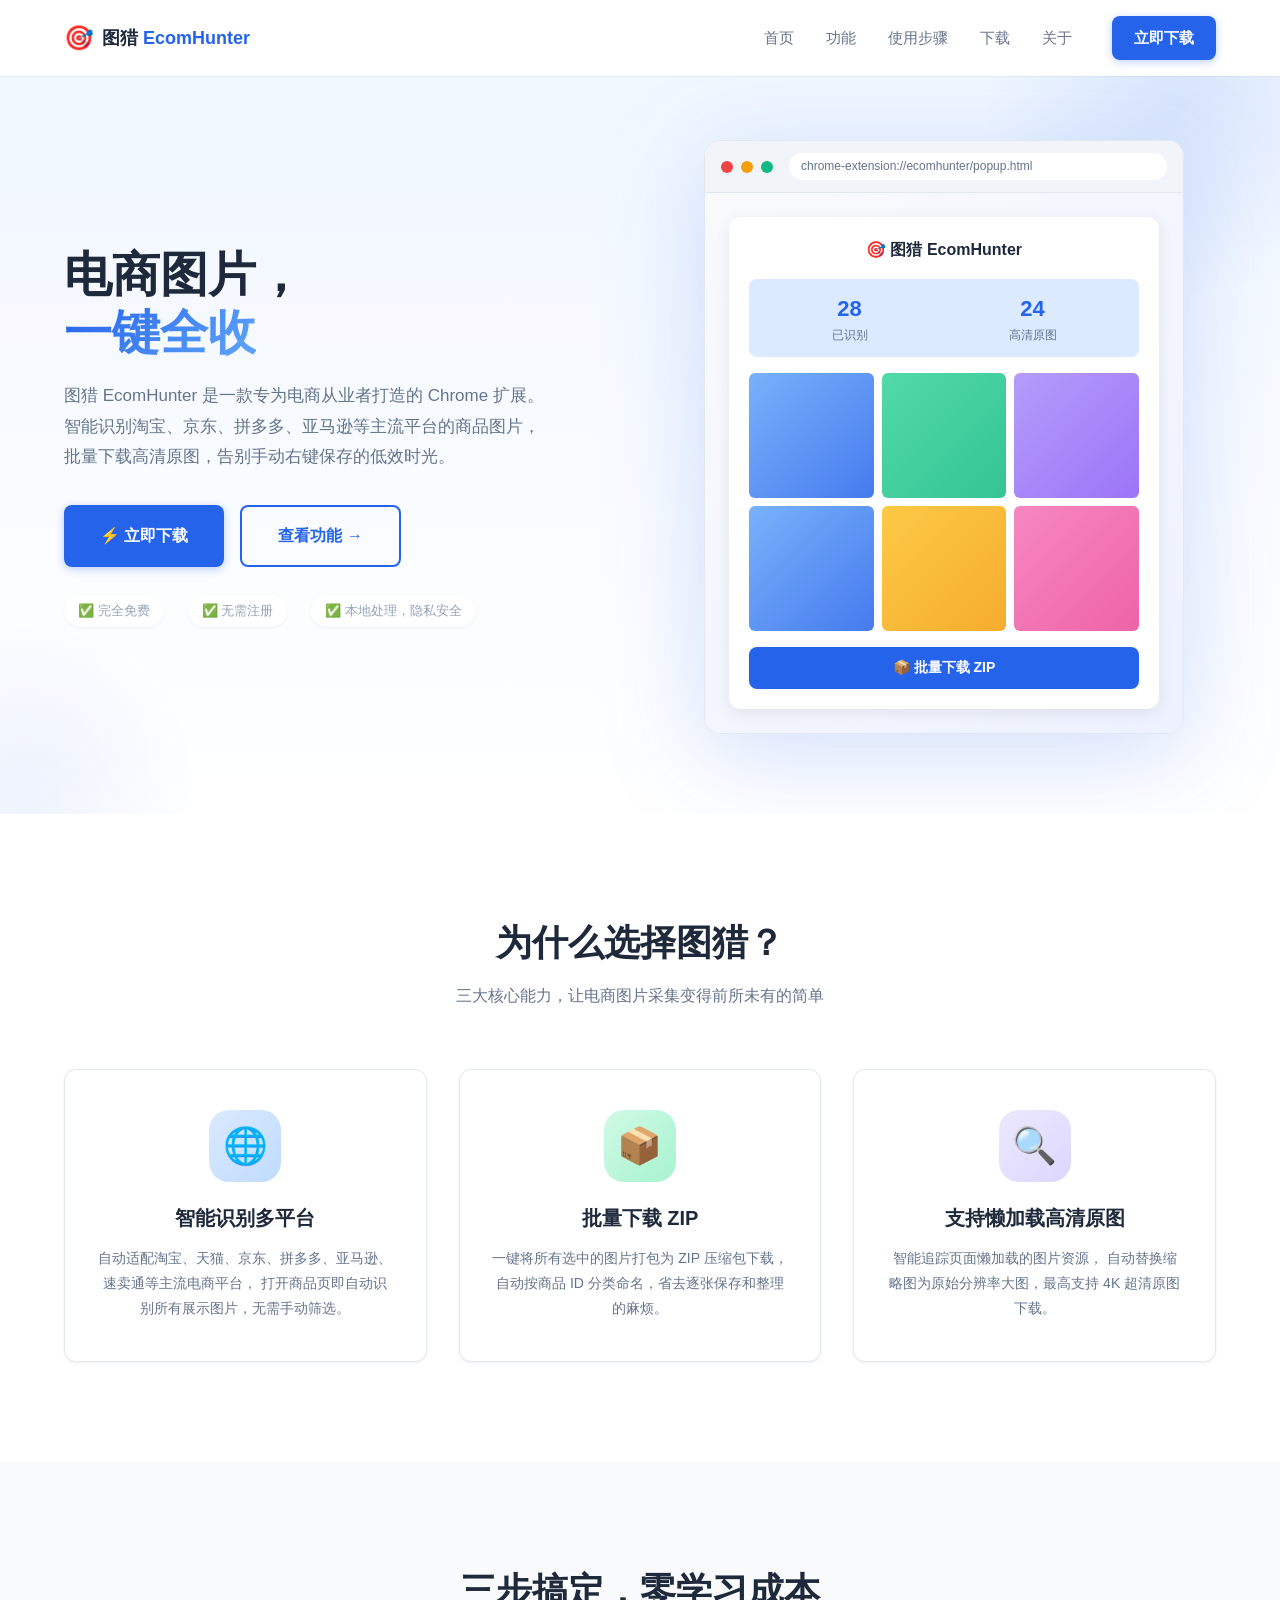
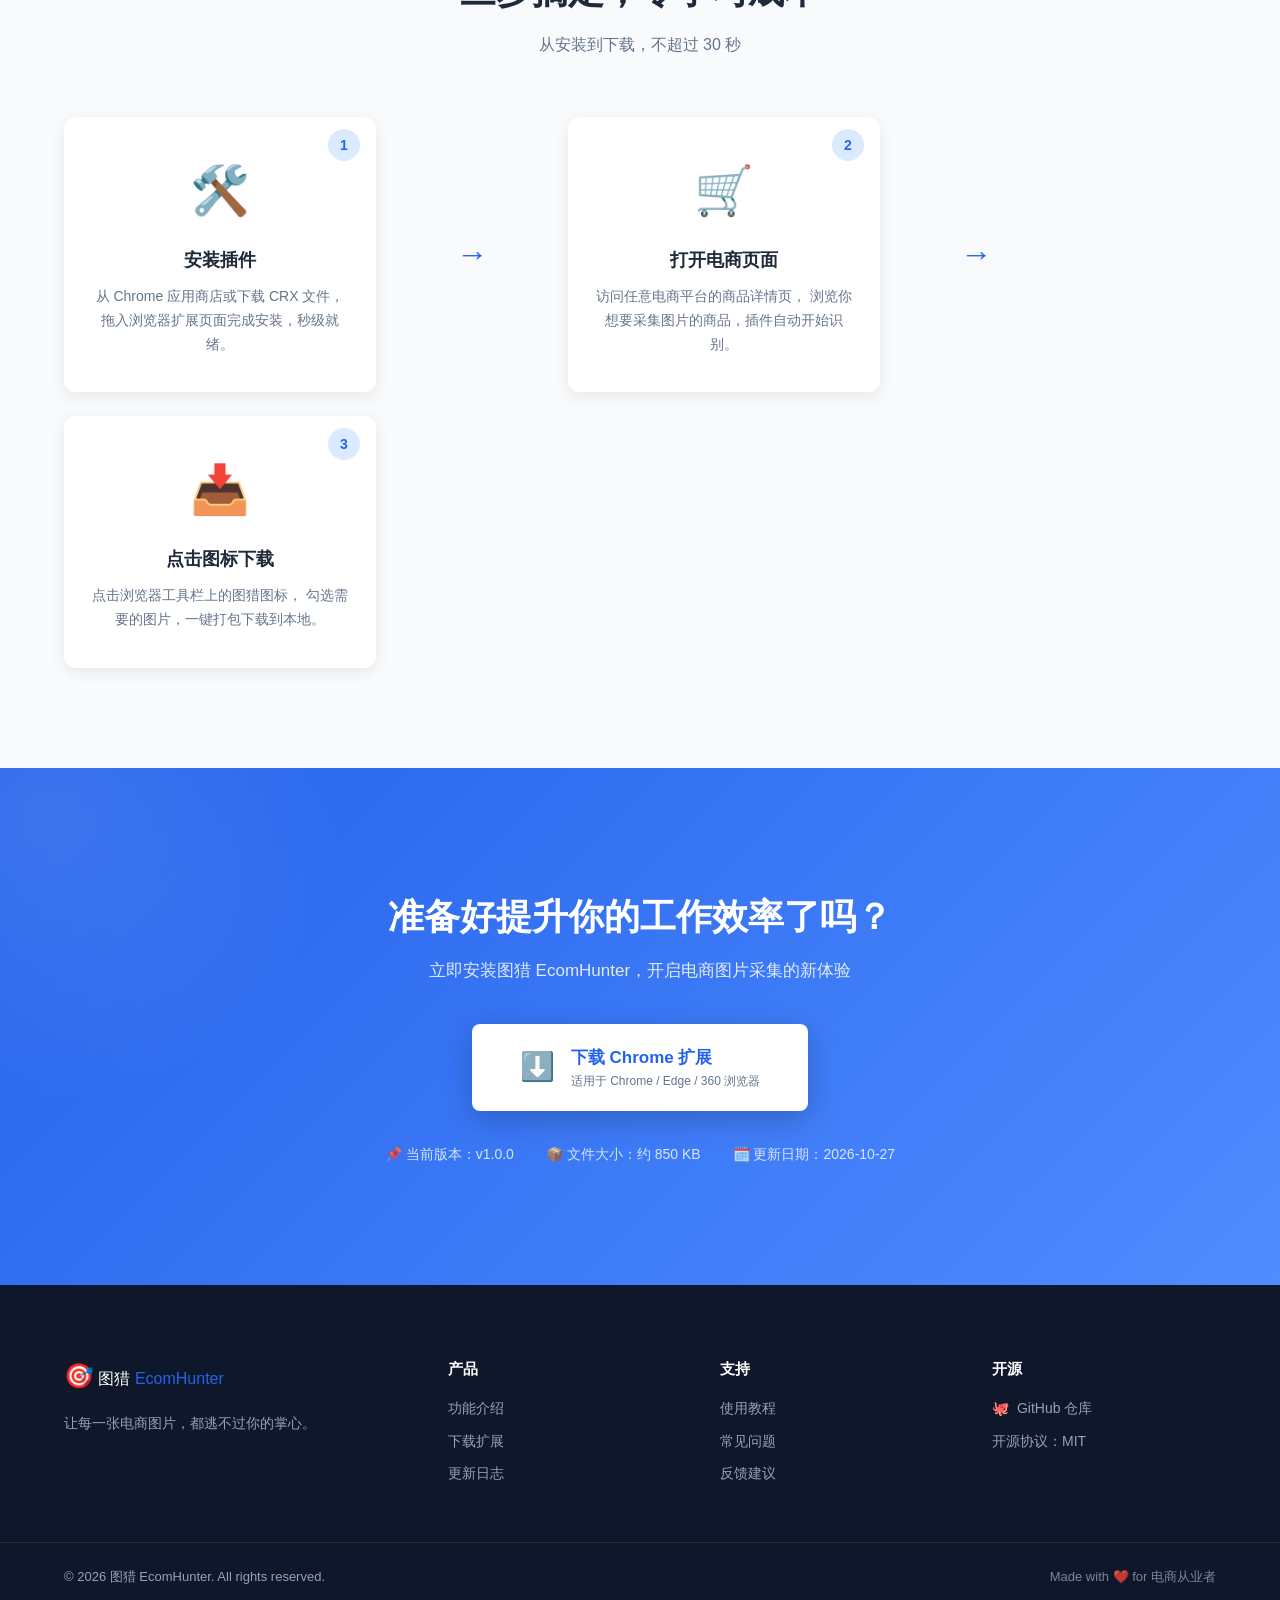
<file: index.html>
<!DOCTYPE html>
<html><head>
<meta charset="UTF-8">
<meta http-equiv="refresh" content="0; url=website/index.html">
<title>图猎 EcomHunter</title>
</head><body>
<p>正在跳转... <a href="website/index.html">点击这里</a></p>
</body></html>
</file>
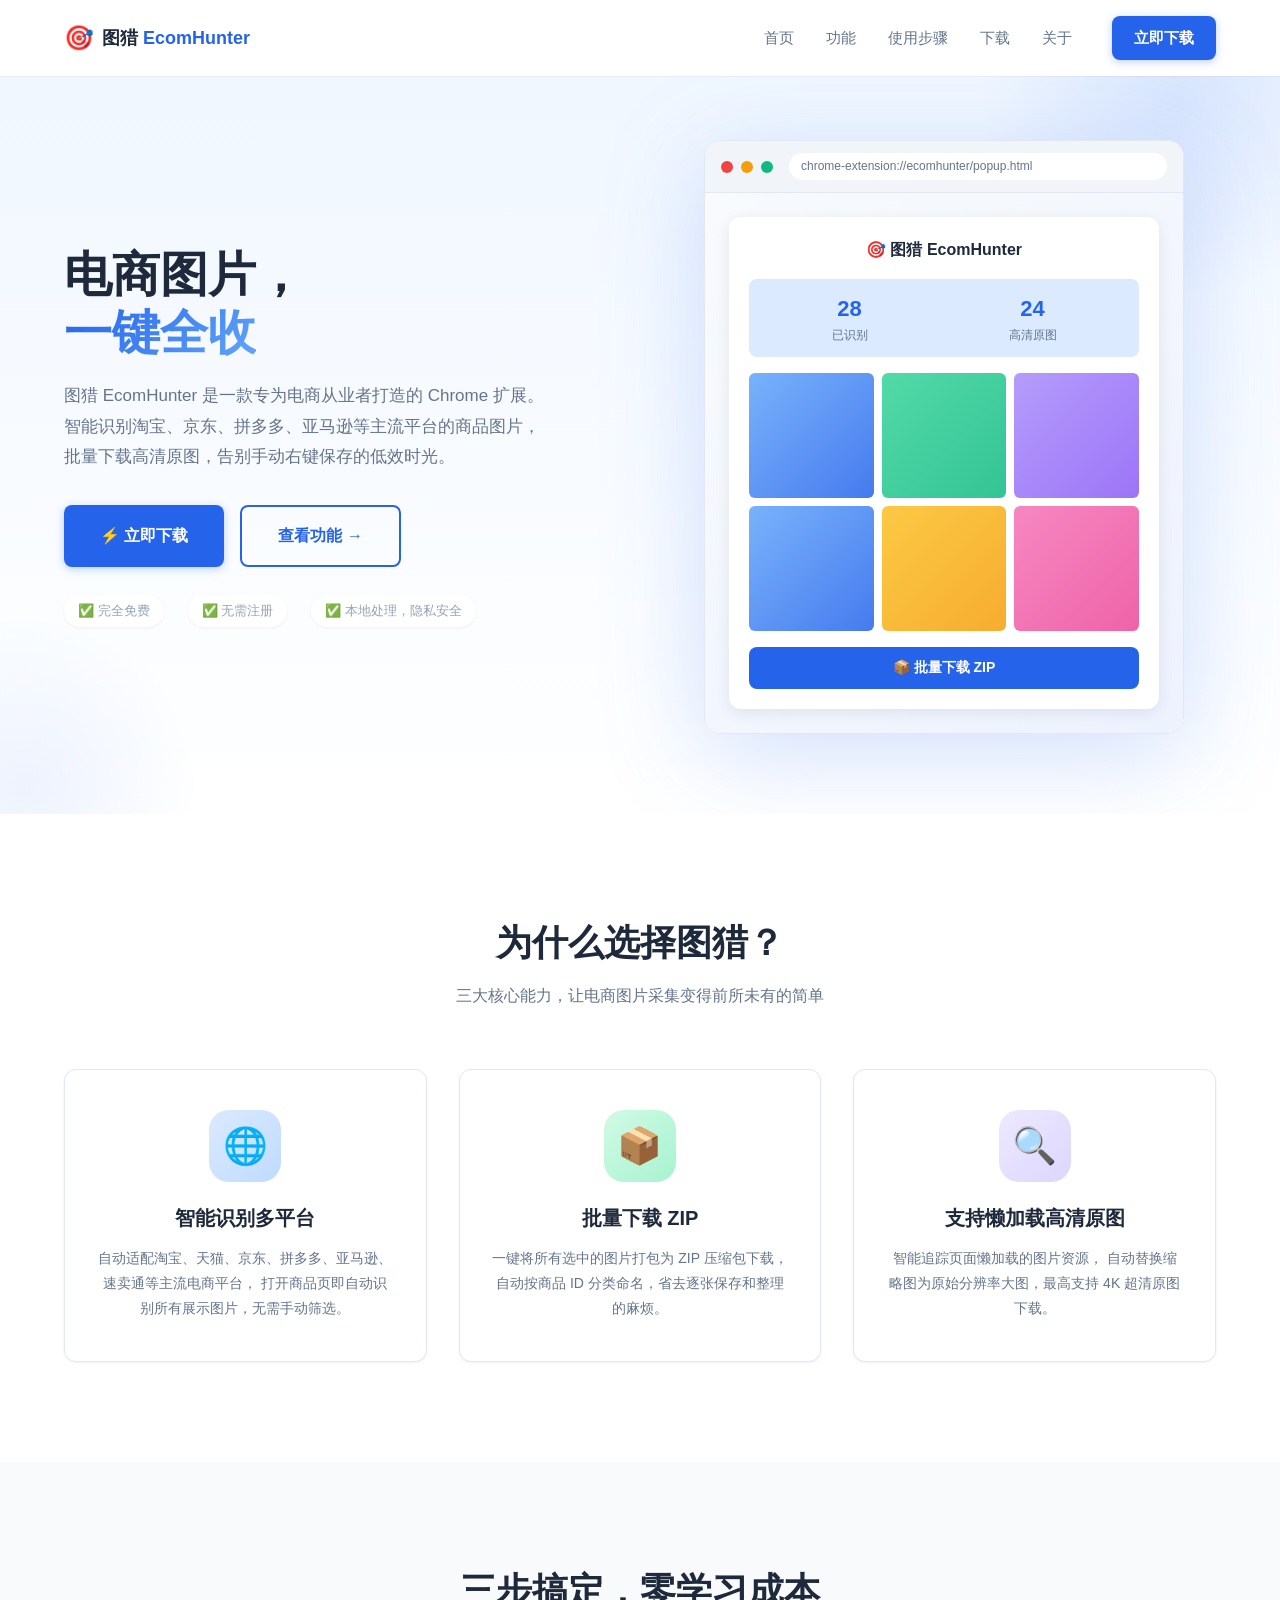
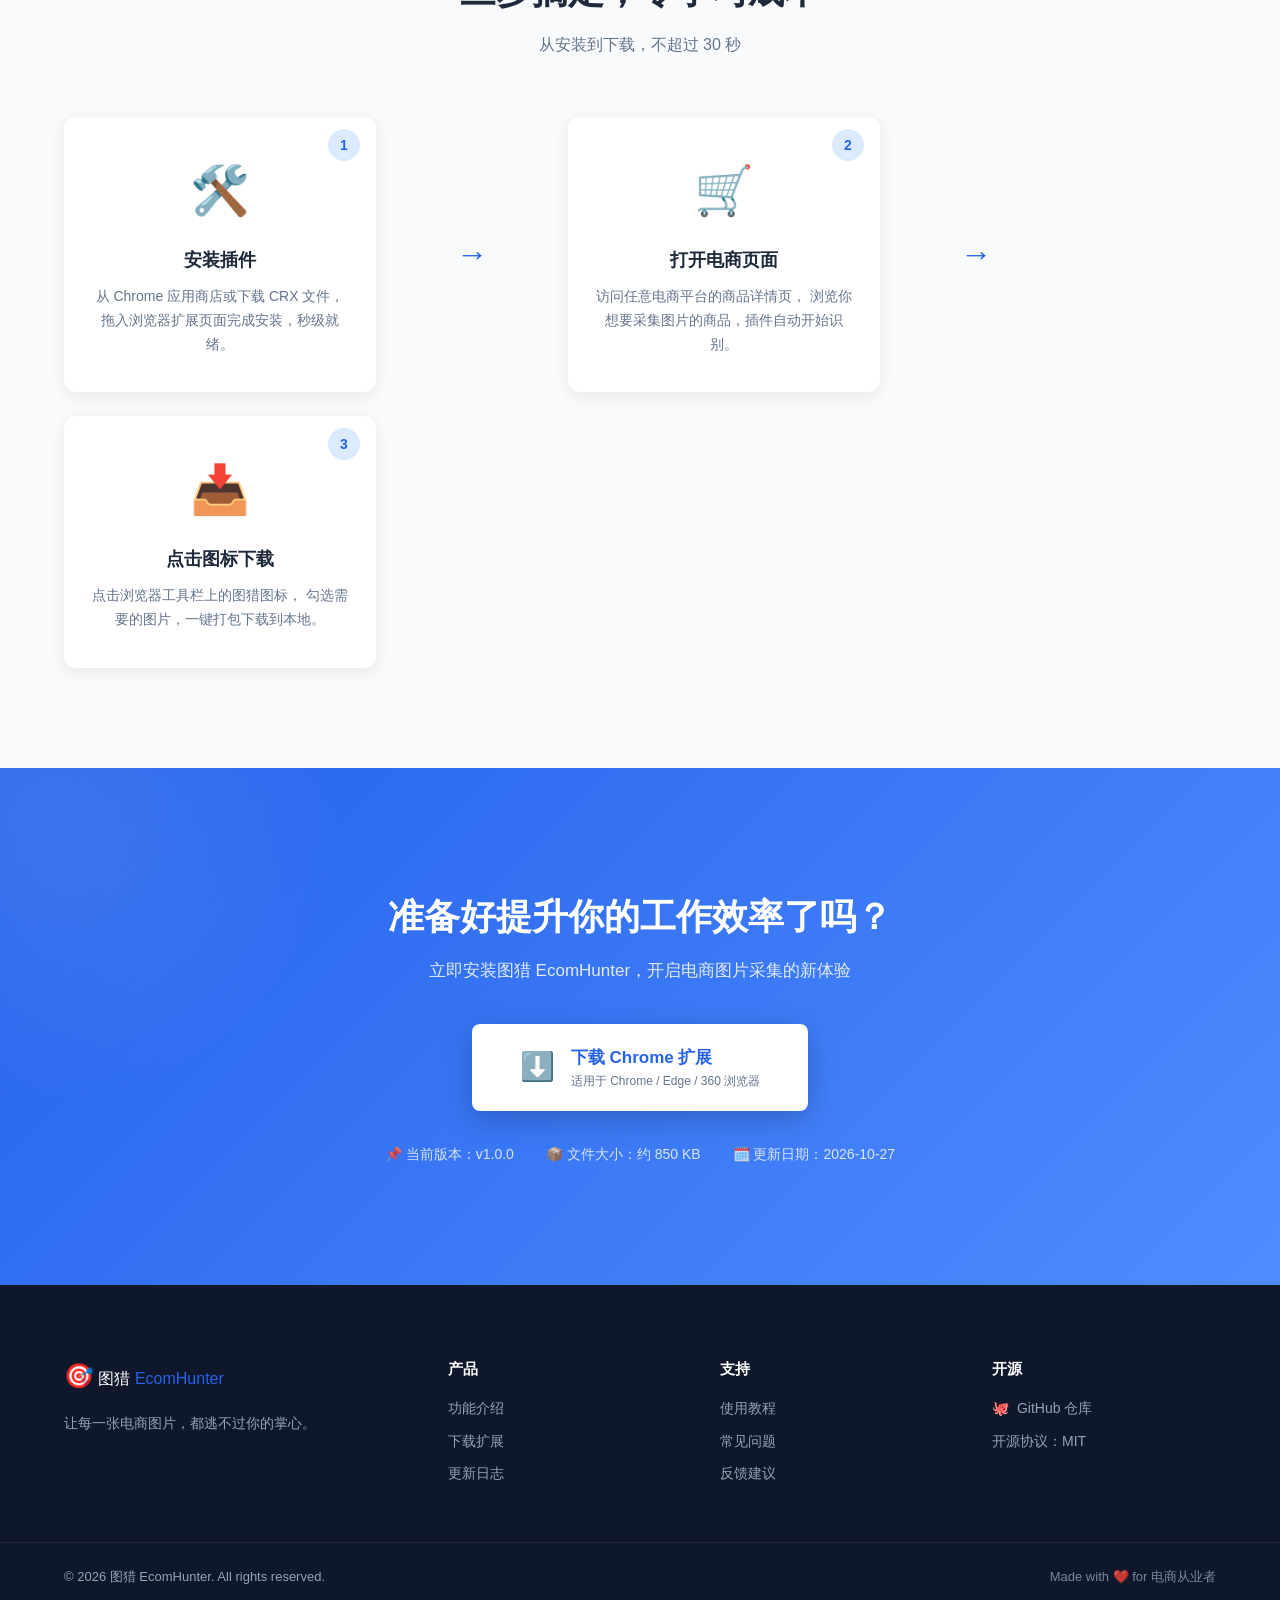
<file: website/index.html>
<!DOCTYPE html>
<html lang="zh-CN">
<head>
    <meta charset="UTF-8">
    <meta name="viewport" content="width=device-width, initial-scale=1.0">
    <meta name="description" content="图猎 EcomHunter — 电商图片一键下载插件，支持淘宝、京东、拼多多等多平台智能识别，批量下载高清原图。">
    <title>图猎 EcomHunter — 电商图片一键下载插件</title>
    <link rel="stylesheet" href="css/style.css">
</head>
<body>

    <!-- ========== 顶部导航栏 ========== -->
    <header id="navbar" class="navbar">
        <div class="container nav-container">
            <!-- Logo -->
            <a href="#home" class="logo">
                <span class="logo-icon">🎯</span>
                <span class="logo-text">图猎 <span class="logo-highlight">EcomHunter</span></span>
            </a>

            <!-- 桌面端导航链接 -->
            <nav class="nav-links" id="navLinks">
                <a href="#home" class="nav-link">首页</a>
                <a href="#features" class="nav-link">功能</a>
                <a href="#steps" class="nav-link">使用步骤</a>
                <a href="#download" class="nav-link">下载</a>
                <a href="#about" class="nav-link">关于</a>
                <a href="#download" class="btn btn-primary nav-cta">立即下载</a>
            </nav>

            <!-- 移动端汉堡菜单按钮 -->
            <button class="hamburger" id="hamburger" aria-label="菜单">
                <span class="hamburger-line"></span>
                <span class="hamburger-line"></span>
                <span class="hamburger-line"></span>
            </button>
        </div>
    </header>

    <!-- ========== Hero 区 ========== -->
    <section id="home" class="hero">
        <div class="container hero-container">
            <!-- 左侧文案 -->
            <div class="hero-content">
                <h1 class="hero-title">电商图片，<br><span class="highlight">一键全收</span></h1>
                <p class="hero-subtitle">
                    图猎 EcomHunter 是一款专为电商从业者打造的 Chrome 扩展。<br>
                    智能识别淘宝、京东、拼多多、亚马逊等主流平台的商品图片，<br>
                    批量下载高清原图，告别手动右键保存的低效时光。
                </p>
                <div class="hero-cta">
                    <a href="#download" class="btn btn-primary btn-lg">⚡ 立即下载</a>
                    <a href="#features" class="btn btn-outline btn-lg">查看功能 →</a>
                </div>
                <div class="hero-meta">
                    <span>✅ 完全免费</span>
                    <span>✅ 无需注册</span>
                    <span>✅ 本地处理，隐私安全</span>
                </div>
            </div>

            <!-- 右侧截图占位 -->
            <div class="hero-visual">
                <div class="screenshot-placeholder">
                    <div class="browser-frame">
                        <div class="browser-bar">
                            <span class="dot dot-red"></span>
                            <span class="dot dot-yellow"></span>
                            <span class="dot dot-green"></span>
                            <span class="browser-url">chrome-extension://ecomhunter/popup.html</span>
                        </div>
                        <div class="browser-content">
                            <div class="extension-popup">
                                <div class="popup-header">🎯 图猎 EcomHunter</div>
                                <div class="popup-stats">
                                    <div class="stat-item"><span class="stat-num">28</span><span class="stat-label">已识别</span></div>
                                    <div class="stat-item"><span class="stat-num">24</span><span class="stat-label">高清原图</span></div>
                                </div>
                                <div class="popup-thumbnails">
                                    <div class="thumb"></div><div class="thumb"></div><div class="thumb"></div>
                                    <div class="thumb"></div><div class="thumb"></div><div class="thumb"></div>
                                </div>
                                <button class="popup-btn">📦 批量下载 ZIP</button>
                            </div>
                        </div>
                    </div>
                </div>
            </div>
        </div>
    </section>

    <!-- ========== 功能介绍区 ========== -->
    <section id="features" class="features">
        <div class="container">
            <div class="section-header">
                <h2 class="section-title">为什么选择图猎？</h2>
                <p class="section-subtitle">三大核心能力，让电商图片采集变得前所未有的简单</p>
            </div>

            <div class="features-grid">
                <!-- 功能卡片 1 -->
                <div class="feature-card">
                    <div class="feature-icon icon-blue">🌐</div>
                    <h3 class="feature-title">智能识别多平台</h3>
                    <p class="feature-desc">
                        自动适配淘宝、天猫、京东、拼多多、亚马逊、速卖通等主流电商平台，
                        打开商品页即自动识别所有展示图片，无需手动筛选。
                    </p>
                </div>

                <!-- 功能卡片 2 -->
                <div class="feature-card">
                    <div class="feature-icon icon-green">📦</div>
                    <h3 class="feature-title">批量下载 ZIP</h3>
                    <p class="feature-desc">
                        一键将所有选中的图片打包为 ZIP 压缩包下载，
                        自动按商品 ID 分类命名，省去逐张保存和整理的麻烦。
                    </p>
                </div>

                <!-- 功能卡片 3 -->
                <div class="feature-card">
                    <div class="feature-icon icon-purple">🔍</div>
                    <h3 class="feature-title">支持懒加载高清原图</h3>
                    <p class="feature-desc">
                        智能追踪页面懒加载的图片资源，
                        自动替换缩略图为原始分辨率大图，最高支持 4K 超清原图下载。
                    </p>
                </div>
            </div>
        </div>
    </section>

    <!-- ========== 使用步骤区 ========== -->
    <section id="steps" class="steps">
        <div class="container">
            <div class="section-header">
                <h2 class="section-title">三步搞定，零学习成本</h2>
                <p class="section-subtitle">从安装到下载，不超过 30 秒</p>
            </div>

            <div class="steps-grid">
                <!-- 步骤 1 -->
                <div class="step-card">
                    <div class="step-number">1</div>
                    <div class="step-icon">🛠️</div>
                    <h3 class="step-title">安装插件</h3>
                    <p class="step-desc">
                        从 Chrome 应用商店或下载 CRX 文件，
                        拖入浏览器扩展页面完成安装，秒级就绪。
                    </p>
                </div>

                <!-- 箭头 1 -->
                <div class="step-arrow step-arrow-1">→</div>

                <!-- 步骤 2 -->
                <div class="step-card">
                    <div class="step-number">2</div>
                    <div class="step-icon">🛒</div>
                    <h3 class="step-title">打开电商页面</h3>
                    <p class="step-desc">
                        访问任意电商平台的商品详情页，
                        浏览你想要采集图片的商品，插件自动开始识别。
                    </p>
                </div>

                <!-- 箭头 2 -->
                <div class="step-arrow step-arrow-2">→</div>

                <!-- 步骤 3 -->
                <div class="step-card">
                    <div class="step-number">3</div>
                    <div class="step-icon">📥</div>
                    <h3 class="step-title">点击图标下载</h3>
                    <p class="step-desc">
                        点击浏览器工具栏上的图猎图标，
                        勾选需要的图片，一键打包下载到本地。
                    </p>
                </div>
            </div>
        </div>
    </section>

    <!-- ========== 下载区 ========== -->
    <section id="download" class="download">
        <div class="container download-container">
            <h2 class="download-title">准备好提升你的工作效率了吗？</h2>
            <p class="download-subtitle">立即安装图猎 EcomHunter，开启电商图片采集的新体验</p>

            <a href="download/ecomhunter.zip" class="btn btn-primary btn-download">
                <span class="download-icon">⬇️</span>
                <span class="download-text">
                    <strong>下载 Chrome 扩展</strong>
                    <small>适用于 Chrome / Edge / 360 浏览器</small>
                </span>
            </a>

            <div class="download-meta">
                <span>📌 当前版本：v1.0.0</span>
                <span>📦 文件大小：约 850 KB</span>
                <span>🗓️ 更新日期：2026-10-27</span>
            </div>
        </div>
    </section>

    <!-- ========== 关于 & 页脚 ========== -->
    <footer id="about" class="footer">
        <div class="container footer-container">
            <div class="footer-brand">
                <span class="logo-icon">🎯</span>
                <span class="logo-text">图猎 <span class="logo-highlight">EcomHunter</span></span>
                <p class="footer-slogan">让每一张电商图片，都逃不过你的掌心。</p>
            </div>

            <div class="footer-links">
                <h4>产品</h4>
                <a href="#features">功能介绍</a>
                <a href="#download">下载扩展</a>
                <a href="#">更新日志</a>
            </div>

            <div class="footer-links">
                <h4>支持</h4>
                <a href="#">使用教程</a>
                <a href="#">常见问题</a>
                <a href="#">反馈建议</a>
            </div>

            <div class="footer-links">
                <h4>开源</h4>
                <a href="https://github.com/lunarjet/ecommerce-image-downloader" target="_blank" rel="noopener">
                    <span class="github-icon">🐙</span> GitHub 仓库
                </a>
                <a href="#">开源协议：MIT</a>
            </div>
        </div>

        <div class="footer-bottom">
            <div class="container">
                <p>© 2026 图猎 EcomHunter. All rights reserved.</p>
                <p class="footer-credit">Made with ❤️ for 电商从业者</p>
            </div>
        </div>
    </footer>

    <!-- ========== JavaScript ========== -->
    <script src="js/main.js"></script>
</body>
</html>
</file>
<file: website/css/style.css>
/* ============================================================
   图猎 EcomHunter — 官网样式表
   纯手写 CSS，无任何外部框架依赖
   主色调：#2563eb (蓝) + #ffffff (白)
   ============================================================ */

/* ---------- 1. 全局重置与基础变量 ---------- */
*,
*::before,
*::after {
    margin: 0;
    padding: 0;
    box-sizing: border-box;
}

/* CSS 自定义属性：颜色、字号、间距 */
:root {
    --primary: #2563eb;           /* 主蓝 */
    --primary-dark: #1d4ed8;      /* 深蓝 */
    --primary-light: #dbeafe;     /* 浅蓝背景 */
    --accent-green: #10b981;      /* 功能卡片 2 点缀 */
    --accent-purple: #8b5cf6;     /* 功能卡片 3 点缀 */
    --text-dark: #1e293b;         /* 主文字色 */
    --text-gray: #64748b;         /* 次要文字色 */
    --text-light: #94a3b8;        /* 辅助文字色 */
    --bg-white: #ffffff;
    --bg-light: #f8fafc;          /* 浅灰背景 */
    --border-color: #e2e8f0;
    --shadow-sm: 0 1px 3px rgba(0, 0, 0, 0.06);
    --shadow-md: 0 4px 16px rgba(0, 0, 0, 0.08);
    --shadow-lg: 0 12px 40px rgba(37, 99, 235, 0.15);
    --radius: 12px;
    --radius-sm: 8px;
    --transition: 0.3s cubic-bezier(0.4, 0, 0.2, 1);
    --max-width: 1200px;
}

html {
    /* 平滑滚动 */
    scroll-behavior: smooth;
    font-size: 16px;
}

body {
    font-family: -apple-system, BlinkMacSystemFont, "Segoe UI",
                 "PingFang SC", "Hiragino Sans GB", "Microsoft YaHei",
                 "Helvetica Neue", Helvetica, Arial, sans-serif;
    color: var(--text-dark);
    background: var(--bg-white);
    line-height: 1.6;
    -webkit-font-smoothing: antialiased;
    -moz-osx-font-smoothing: grayscale;
    overflow-x: hidden;
}

a {
    text-decoration: none;
    color: inherit;
}

button {
    cursor: pointer;
    font-family: inherit;
    border: none;
    background: none;
}

img {
    max-width: 100%;
    display: block;
}

/* 通用容器 */
.container {
    max-width: var(--max-width);
    margin: 0 auto;
    padding: 0 24px;
}

/* ---------- 2. 按钮样式 ---------- */
.btn {
    display: inline-flex;
    align-items: center;
    justify-content: center;
    gap: 8px;
    padding: 12px 28px;
    font-size: 15px;
    font-weight: 600;
    border-radius: var(--radius-sm);
    transition: all var(--transition);
    cursor: pointer;
    white-space: nowrap;
    text-align: center;
}

.btn-lg {
    padding: 16px 36px;
    font-size: 16px;
}

.btn-primary {
    background: var(--primary);
    color: #fff;
    box-shadow: 0 2px 8px rgba(37, 99, 235, 0.3);
}

.btn-primary:hover {
    background: var(--primary-dark);
    transform: translateY(-2px);
    box-shadow: 0 6px 20px rgba(37, 99, 235, 0.4);
}

.btn-primary:active {
    transform: translateY(0);
}

.btn-outline {
    background: transparent;
    color: var(--primary);
    border: 2px solid var(--primary);
}

.btn-outline:hover {
    background: var(--primary);
    color: #fff;
    transform: translateY(-2px);
    box-shadow: 0 6px 20px rgba(37, 99, 235, 0.25);
}

/* ---------- 3. 顶部导航栏 ---------- */
.navbar {
    position: fixed;
    top: 0;
    left: 0;
    right: 0;
    z-index: 1000;
    padding: 16px 0;
    background: rgba(255, 255, 255, 1);
    transition: all var(--transition);
    box-shadow: 0 1px 0 rgba(0, 0, 0, 0.04);
}

/* 滚动后导航栏效果（JS 添加 .scrolled 类） */
.navbar.scrolled {
    background: rgba(255, 255, 255, 0.85);
    backdrop-filter: blur(12px);
    -webkit-backdrop-filter: blur(12px);
    box-shadow: var(--shadow-sm);
    padding: 10px 0;
}

.nav-container {
    display: flex;
    align-items: center;
    justify-content: space-between;
}

/* Logo */
.logo {
    display: flex;
    align-items: center;
    gap: 8px;
    font-size: 18px;
    font-weight: 700;
    color: var(--text-dark);
}

.logo-icon {
    font-size: 24px;
}

.logo-highlight {
    color: var(--primary);
}

/* 导航链接 */
.nav-links {
    display: flex;
    align-items: center;
    gap: 32px;
}

.nav-link {
    font-size: 15px;
    font-weight: 500;
    color: var(--text-gray);
    transition: color var(--transition);
    position: relative;
}

.nav-link:hover {
    color: var(--primary);
}

/* 下载按钮与导航链接之间的间距 */
.nav-cta {
    margin-left: 8px;
    padding: 10px 22px;
}

/* 汉堡菜单按钮（默认隐藏，移动端显示） */
.hamburger {
    display: none;
    flex-direction: column;
    gap: 5px;
    padding: 8px;
}

.hamburger-line {
    width: 24px;
    height: 2px;
    background: var(--text-dark);
    border-radius: 2px;
    transition: all var(--transition);
}

/* 汉堡菜单激活状态（JS 添加 .active 类） */
.hamburger.active .hamburger-line:nth-child(1) {
    transform: translateY(7px) rotate(45deg);
}

.hamburger.active .hamburger-line:nth-child(2) {
    opacity: 0;
}

.hamburger.active .hamburger-line:nth-child(3) {
    transform: translateY(-7px) rotate(-45deg);
}

/* ---------- 4. Hero 区 ---------- */
.hero {
    padding: 140px 0 80px;
    background: linear-gradient(180deg, #eff6ff 0%, #ffffff 100%);
    position: relative;
    overflow: hidden;
}

/* Hero 背景装饰圆点 */
.hero::before {
    content: "";
    position: absolute;
    top: -100px;
    right: -100px;
    width: 400px;
    height: 400px;
    background: radial-gradient(circle, rgba(37, 99, 235, 0.12) 0%, transparent 70%);
    border-radius: 50%;
    z-index: 0;
}

.hero::after {
    content: "";
    position: absolute;
    bottom: -150px;
    left: -150px;
    width: 350px;
    height: 350px;
    background: radial-gradient(circle, rgba(37, 99, 235, 0.08) 0%, transparent 70%);
    border-radius: 50%;
    z-index: 0;
}

.hero-container {
    display: grid;
    grid-template-columns: 1fr 1fr;
    gap: 64px;
    align-items: center;
    position: relative;
    z-index: 1;
}

/* Hero 左侧文案 */
.hero-title {
    font-size: 48px;
    font-weight: 800;
    line-height: 1.2;
    color: var(--text-dark);
    margin-bottom: 20px;
}

.hero-title .highlight {
    background: linear-gradient(135deg, var(--primary) 0%, #60a5fa 100%);
    -webkit-background-clip: text;
    -webkit-text-fill-color: transparent;
    background-clip: text;
}

.hero-subtitle {
    font-size: 17px;
    color: var(--text-gray);
    line-height: 1.8;
    margin-bottom: 32px;
}

.hero-cta {
    display: flex;
    gap: 16px;
    margin-bottom: 28px;
    flex-wrap: wrap;
}

.hero-meta {
    display: flex;
    gap: 24px;
    flex-wrap: wrap;
    font-size: 13px;
    color: var(--text-light);
}

.hero-meta span {
    background: #fff;
    padding: 6px 14px;
    border-radius: 100px;
    box-shadow: var(--shadow-sm);
}

/* Hero 右侧视觉（浏览器插件占位图） */
.hero-visual {
    display: flex;
    justify-content: center;
}

.screenshot-placeholder {
    width: 100%;
    max-width: 480px;
    filter: drop-shadow(0 20px 50px rgba(37, 99, 235, 0.2));
}

.browser-frame {
    background: #fff;
    border-radius: 16px;
    overflow: hidden;
    border: 1px solid var(--border-color);
}

.browser-bar {
    display: flex;
    align-items: center;
    gap: 8px;
    padding: 12px 16px;
    background: #f1f5f9;
    border-bottom: 1px solid var(--border-color);
}

.dot {
    width: 12px;
    height: 12px;
    border-radius: 50%;
    display: inline-block;
}

.dot-red { background: #ef4444; }
.dot-yellow { background: #f59e0b; }
.dot-green { background: #10b981; }

.browser-url {
    flex: 1;
    margin-left: 8px;
    font-size: 12px;
    color: var(--text-gray);
    background: #fff;
    padding: 4px 12px;
    border-radius: 20px;
}

.browser-content {
    padding: 24px;
    background: linear-gradient(135deg, #f8fafc 0%, #eef2ff 100%);
}

/* 插件弹窗模拟 */
.extension-popup {
    background: #fff;
    border-radius: 12px;
    padding: 20px;
    box-shadow: var(--shadow-md);
}

.popup-header {
    font-weight: 700;
    font-size: 16px;
    color: var(--text-dark);
    margin-bottom: 16px;
    text-align: center;
}

.popup-stats {
    display: flex;
    justify-content: space-around;
    margin-bottom: 16px;
    padding: 12px;
    background: var(--primary-light);
    border-radius: 8px;
}

.stat-item {
    display: flex;
    flex-direction: column;
    align-items: center;
}

.stat-num {
    font-size: 22px;
    font-weight: 800;
    color: var(--primary);
}

.stat-label {
    font-size: 12px;
    color: var(--text-gray);
}

.popup-thumbnails {
    display: grid;
    grid-template-columns: repeat(3, 1fr);
    gap: 8px;
    margin-bottom: 16px;
}

.thumb {
    aspect-ratio: 1;
    background: linear-gradient(135deg, #60a5fa 0%, #2563eb 100%);
    border-radius: 6px;
    opacity: 0.85;
}

.thumb:nth-child(2) { background: linear-gradient(135deg, #34d399 0%, #10b981 100%); }
.thumb:nth-child(3) { background: linear-gradient(135deg, #a78bfa 0%, #8b5cf6 100%); }
.thumb:nth-child(5) { background: linear-gradient(135deg, #fbbf24 0%, #f59e0b 100%); }
.thumb:nth-child(6) { background: linear-gradient(135deg, #f472b6 0%, #ec4899 100%); }

.popup-btn {
    width: 100%;
    padding: 12px;
    background: var(--primary);
    color: #fff;
    font-weight: 600;
    border-radius: 8px;
    font-size: 14px;
}

/* ---------- 5. 功能介绍区 ---------- */
.features {
    padding: 100px 0;
    background: var(--bg-white);
}

.section-header {
    text-align: center;
    margin-bottom: 60px;
}

.section-title {
    font-size: 36px;
    font-weight: 800;
    color: var(--text-dark);
    margin-bottom: 12px;
}

.section-subtitle {
    font-size: 16px;
    color: var(--text-gray);
}

.features-grid {
    display: grid;
    grid-template-columns: repeat(3, 1fr);
    gap: 32px;
}

.feature-card {
    background: var(--bg-white);
    border-radius: var(--radius);
    padding: 40px 32px;
    text-align: center;
    transition: all var(--transition);
    border: 1px solid var(--border-color);
    box-shadow: var(--shadow-sm);
}

.feature-card:hover {
    transform: translateY(-8px);
    box-shadow: var(--shadow-lg);
    border-color: transparent;
}

.feature-icon {
    width: 72px;
    height: 72px;
    border-radius: 20px;
    display: flex;
    align-items: center;
    justify-content: center;
    font-size: 36px;
    margin: 0 auto 20px;
    transition: transform var(--transition);
}

.feature-card:hover .feature-icon {
    transform: scale(1.1) rotate(-3deg);
}

.icon-blue {
    background: linear-gradient(135deg, #dbeafe 0%, #bfdbfe 100%);
}

.icon-green {
    background: linear-gradient(135deg, #d1fae5 0%, #a7f3d0 100%);
}

.icon-purple {
    background: linear-gradient(135deg, #ede9fe 0%, #ddd6fe 100%);
}

.feature-title {
    font-size: 20px;
    font-weight: 700;
    margin-bottom: 12px;
    color: var(--text-dark);
}

.feature-desc {
    font-size: 14px;
    color: var(--text-gray);
    line-height: 1.8;
}

/* ---------- 6. 使用步骤区 ---------- */
.steps {
    padding: 100px 0;
    background: var(--bg-light);
}

.steps-grid {
    display: grid;
    grid-template-columns: repeat(7, 1fr);
    gap: 24px;
    align-items: center;
}

.step-card {
    grid-column: span 2;
    background: #fff;
    border-radius: var(--radius);
    padding: 36px 28px;
    text-align: center;
    box-shadow: var(--shadow-md);
    transition: all var(--transition);
    position: relative;
    overflow: hidden;
}

.step-card::before {
    content: "";
    position: absolute;
    top: 0;
    left: 0;
    right: 0;
    height: 4px;
    background: linear-gradient(90deg, var(--primary) 0%, #60a5fa 100%);
    transform: scaleX(0);
    transform-origin: left;
    transition: transform var(--transition);
}

.step-card:hover {
    transform: translateY(-6px);
    box-shadow: var(--shadow-lg);
}

.step-card:hover::before {
    transform: scaleX(1);
}

.step-number {
    position: absolute;
    top: 12px;
    right: 16px;
    width: 32px;
    height: 32px;
    background: var(--primary-light);
    color: var(--primary);
    font-weight: 700;
    font-size: 14px;
    border-radius: 50%;
    display: flex;
    align-items: center;
    justify-content: center;
}

.step-icon {
    font-size: 48px;
    margin-bottom: 16px;
}

.step-title {
    font-size: 18px;
    font-weight: 700;
    margin-bottom: 10px;
    color: var(--text-dark);
}

.step-desc {
    font-size: 14px;
    color: var(--text-gray);
    line-height: 1.7;
}

/* 步骤间箭头 */
.step-arrow {
    grid-column: span 1;
    text-align: center;
    font-size: 32px;
    color: var(--primary);
    font-weight: bold;
    animation: bounceArrow 2s ease-in-out infinite;
}

@keyframes bounceArrow {
    0%, 100% { transform: translateX(0); }
    50% { transform: translateX(8px); }
}

/* ---------- 7. 下载区 ---------- */
.download {
    padding: 120px 0;
    background: linear-gradient(135deg, var(--primary) 0%, #4f8cff 100%);
    text-align: center;
    position: relative;
    overflow: hidden;
}

/* 下载区装饰 */
.download::before {
    content: "";
    position: absolute;
    top: -50%;
    left: -20%;
    width: 600px;
    height: 600px;
    background: radial-gradient(circle, rgba(255,255,255,0.1) 0%, transparent 70%);
    border-radius: 50%;
}

.download-container {
    position: relative;
    z-index: 1;
}

.download-title {
    font-size: 36px;
    font-weight: 800;
    color: #fff;
    margin-bottom: 12px;
}

.download-subtitle {
    font-size: 17px;
    color: rgba(255, 255, 255, 0.85);
    margin-bottom: 40px;
}

.btn-download {
    background: #fff;
    color: var(--primary);
    padding: 20px 48px;
    font-size: 17px;
    gap: 16px;
    box-shadow: 0 8px 30px rgba(0, 0, 0, 0.2);
}

.btn-download:hover {
    background: #f0f9ff;
    color: var(--primary-dark);
    transform: translateY(-3px);
    box-shadow: 0 12px 40px rgba(0, 0, 0, 0.25);
}

.download-icon {
    font-size: 28px;
}

.download-text {
    display: flex;
    flex-direction: column;
    align-items: flex-start;
    text-align: left;
}

.download-text strong {
    font-size: 17px;
}

.download-text small {
    font-size: 12px;
    font-weight: 400;
    color: var(--text-gray);
}

.download-meta {
    margin-top: 32px;
    display: flex;
    justify-content: center;
    gap: 32px;
    flex-wrap: wrap;
    font-size: 14px;
    color: rgba(255, 255, 255, 0.8);
}

/* ---------- 8. 页脚 ---------- */
.footer {
    background: #0f172a;
    color: #cbd5e1;
    padding: 72px 0 0;
}

.footer-container {
    display: grid;
    grid-template-columns: 1.5fr 1fr 1fr 1fr;
    gap: 48px;
    padding-bottom: 48px;
}

.footer-brand .logo-text {
    color: #fff;
}

.footer-slogan {
    margin-top: 16px;
    font-size: 14px;
    color: var(--text-light);
}

.footer-links h4 {
    color: #fff;
    font-size: 15px;
    font-weight: 600;
    margin-bottom: 16px;
}

.footer-links a {
    display: block;
    font-size: 14px;
    color: var(--text-light);
    margin-bottom: 10px;
    transition: color var(--transition);
}

.footer-links a:hover {
    color: #60a5fa;
}

.github-icon {
    margin-right: 4px;
}

.footer-bottom {
    border-top: 1px solid rgba(255, 255, 255, 0.08);
    padding: 24px 0;
    text-align: center;
    font-size: 13px;
    color: var(--text-light);
}

.footer-bottom .container {
    display: flex;
    justify-content: space-between;
    flex-wrap: wrap;
    gap: 8px;
}

.footer-credit {
    opacity: 0.8;
}

/* ============================================================
   响应式：媒体查询
   断点：< 768px（平板 & 移动端）
   ============================================================ */
@media screen and (max-width: 992px) {
    /* Hero 区改为上下布局 */
    .hero-container {
        grid-template-columns: 1fr;
        gap: 48px;
        text-align: center;
    }

    .hero-cta,
    .hero-meta {
        justify-content: center;
    }

    /* 步骤区：两列 + 箭头隐藏 */
    .steps-grid {
        grid-template-columns: repeat(2, 1fr);
    }

    .step-card {
        grid-column: span 1;
    }

    .step-arrow {
        display: none;
    }

    /* 页脚：两列 */
    .footer-container {
        grid-template-columns: 1fr 1fr;
    }
}

@media screen and (max-width: 768px) {
    /* 汉堡菜单显示 */
    .hamburger {
        display: flex;
    }

    /* 导航链接默认隐藏，移动端下拉 */
    .nav-links {
        position: fixed;
        top: 64px;
        left: 0;
        right: 0;
        background: #fff;
        flex-direction: column;
        padding: 24px;
        gap: 16px;
        box-shadow: 0 8px 24px rgba(0, 0, 0, 0.1);
        transform: translateY(-120%);
        transition: transform var(--transition);
    }

    /* 菜单激活（JS 添加 .open 类） */
    .nav-links.open {
        transform: translateY(0);
    }

    .nav-cta {
        margin-left: 0;
        width: 100%;
    }

    /* Hero 区 */
    .hero {
        padding: 120px 0 60px;
    }

    .hero-title {
        font-size: 36px;
    }

    .hero-subtitle {
        font-size: 15px;
    }

    .btn-lg {
        padding: 14px 28px;
        font-size: 15px;
    }

    /* 功能区：单列 */
    .features {
        padding: 60px 0;
    }

    .section-title {
        font-size: 28px;
    }

    .features-grid {
        grid-template-columns: 1fr;
        gap: 20px;
    }

    /* 步骤区：单列 */
    .steps {
        padding: 60px 0;
    }

    .steps-grid {
        grid-template-columns: 1fr;
    }

    /* 下载区 */
    .download {
        padding: 80px 0;
    }

    .download-title {
        font-size: 26px;
    }

    .download-meta {
        flex-direction: column;
        gap: 8px;
    }

    /* 页脚：单列 */
    .footer {
        padding-top: 48px;
    }

    .footer-container {
        grid-template-columns: 1fr;
        gap: 32px;
    }

    .footer-bottom .container {
        flex-direction: column;
        text-align: center;
    }
}

@media screen and (max-width: 480px) {
    .hero-title {
        font-size: 30px;
    }

    .section-title {
        font-size: 24px;
    }

    .hero-cta {
        flex-direction: column;
    }

    .hero-cta .btn {
        width: 100%;
    }
}
</file>
